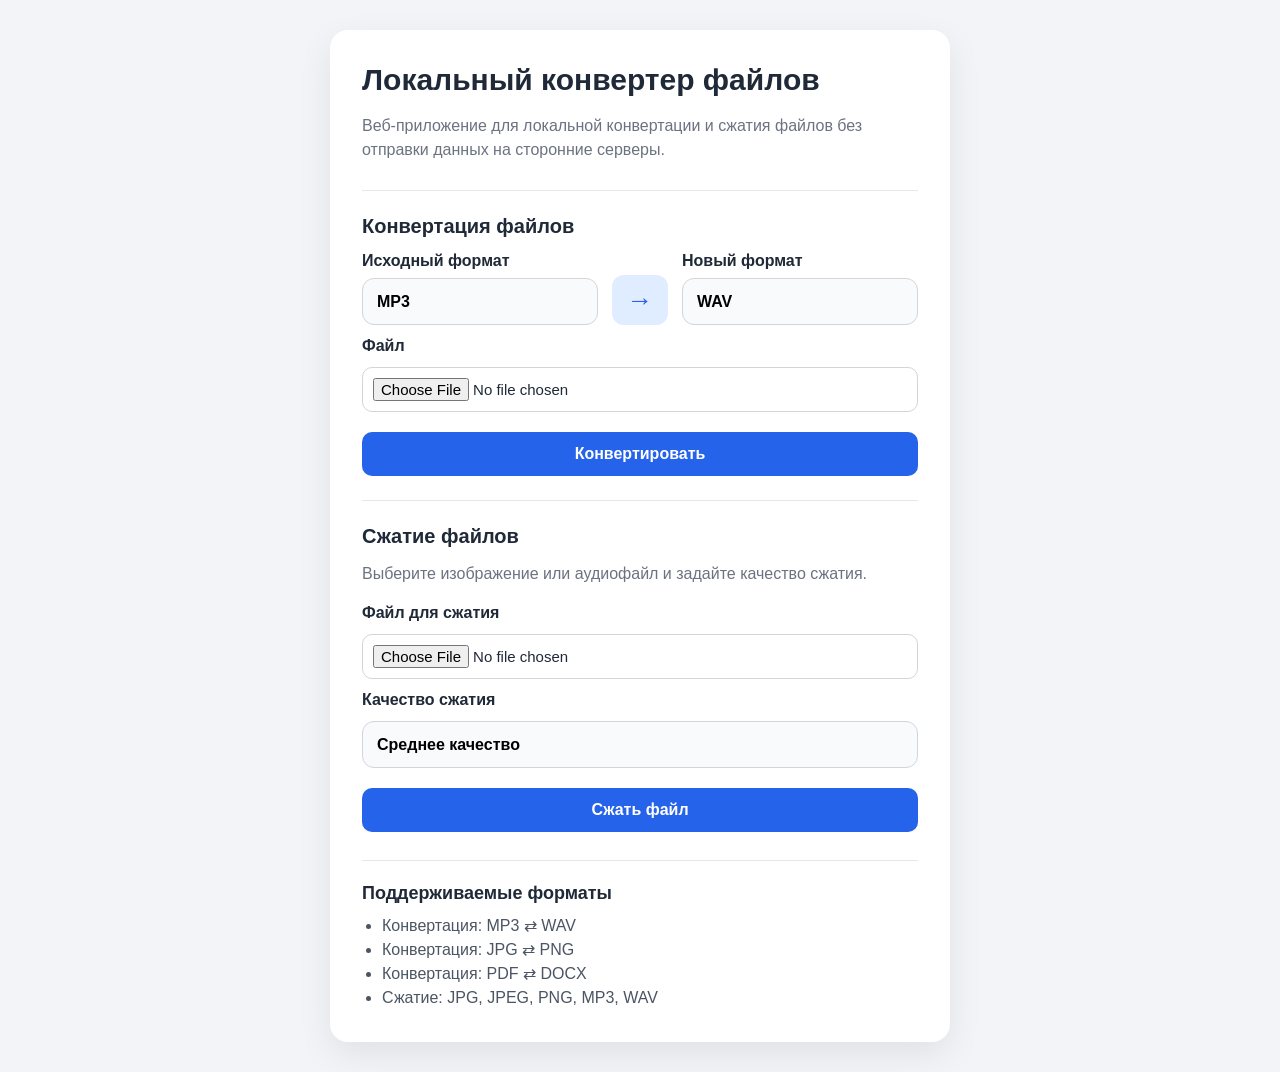
<file: app/templates/index.html>
<!DOCTYPE html>
    <html lang="ru">
    <head>
        <meta charset="UTF-8">
        <title>Локальный конвертер файлов</title>
        <link rel="stylesheet" href="/static/style.css">
    </head>
    <body>
        <main class="page">
            <section class="card">
                <h1>Локальный конвертер файлов</h1>

                <p class="description">
                    Веб-приложение для локальной конвертации и сжатия файлов без отправки данных на сторонние серверы.
                </p>

                <section class="tool-section">
                    <h2>Конвертация файлов</h2>

                    <form action="/convert" method="post" enctype="multipart/form-data" class="form" id="converterForm">
                        <input type="hidden" id="conversion_type" name="conversion_type" value="mp3_to_wav">

                        <div class="format-row">
                            <div class="format-block">
                                <label for="from_format">Исходный формат</label>
                                <select id="from_format" class="format-select">
                                    <option value="mp3">MP3</option>
                                    <option value="wav">WAV</option>
                                    <option value="jpg">JPG</option>
                                    <option value="png">PNG</option>
                                    <option value="pdf">PDF</option>
                                    <option value="docx">DOCX</option>
                                </select>
                            </div>

                            <button type="button" class="arrow-button" id="swapFormats">→</button>

                            <div class="format-block">
                                <label for="to_format">Новый формат</label>
                                <select id="to_format" class="format-select"></select>
                            </div>
                        </div>

                        <label for="file">Файл</label>
                        <input id="file" type="file" name="file" required>

                        <button type="submit">Конвертировать</button>
                    </form>
                </section>

                <section class="tool-section">
                    <h2>Сжатие файлов</h2>

                    <p class="section-description">
                        Выберите изображение или аудиофайл и задайте качество сжатия.
                    </p>

                    <form action="/compress" method="post" enctype="multipart/form-data" class="form">
                        <label for="compress_file">Файл для сжатия</label>
                        <input id="compress_file" type="file" name="file" accept=".jpg,.jpeg,.png,.mp3,.wav" required>

                        <label for="quality">Качество сжатия</label>
                        <select id="quality" name="quality" class="format-select" required>
                            <option value="high">Высокое качество</option>
                            <option value="medium" selected>Среднее качество</option>
                            <option value="low">Максимальное сжатие</option>
                        </select>

                        <button type="submit">Сжать файл</button>
                    </form>
                </section>

                <div class="info">
                    <h2>Поддерживаемые форматы</h2>
                    <ul>
                        <li>Конвертация: MP3 ⇄ WAV</li>
                        <li>Конвертация: JPG ⇄ PNG</li>
                        <li>Конвертация: PDF ⇄ DOCX</li>
                        <li>Сжатие: JPG, JPEG, PNG, MP3, WAV</li>
                    </ul>
                </div>
            </section>
        </main>

        <script>
            const conversionRules = {
                mp3: ["wav"],
                wav: ["mp3"],
                jpg: ["png"],
                png: ["jpg"],
                pdf: ["docx"],
                docx: ["pdf"]
            };

            const conversionNames = {
                mp3: "MP3",
                wav: "WAV",
                jpg: "JPG",
                png: "PNG",
                pdf: "PDF",
                docx: "DOCX"
            };

            const conversionValues = {
                "mp3_wav": "mp3_to_wav",
                "wav_mp3": "wav_to_mp3",
                "jpg_png": "jpg_to_png",
                "png_jpg": "png_to_jpg",
                "pdf_docx": "pdf_to_docx",
                "docx_pdf": "docx_to_pdf"
            };

            const acceptRules = {
                mp3: ".mp3",
                wav: ".wav",
                jpg: ".jpg,.jpeg",
                png: ".png",
                pdf: ".pdf",
                docx: ".docx"
            };

            const fromFormat = document.getElementById("from_format");
            const toFormat = document.getElementById("to_format");
            const conversionType = document.getElementById("conversion_type");
            const fileInput = document.getElementById("file");
            const swapButton = document.getElementById("swapFormats");

            function updateTargetFormats(preferredTarget = null) {
                const selectedFrom = fromFormat.value;
                const availableTargets = conversionRules[selectedFrom];

                toFormat.innerHTML = "";

                availableTargets.forEach(function(format) {
                    const option = document.createElement("option");
                    option.value = format;
                    option.textContent = conversionNames[format];
                    toFormat.appendChild(option);
                });

                if (preferredTarget && availableTargets.includes(preferredTarget)) {
                    toFormat.value = preferredTarget;
                }

                fileInput.value = "";
                fileInput.accept = acceptRules[selectedFrom];

                updateConversionType();
            }

            function updateConversionType() {
                const key = fromFormat.value + "_" + toFormat.value;
                conversionType.value = conversionValues[key];
            }

            fromFormat.addEventListener("change", function() {
                updateTargetFormats();
            });

            toFormat.addEventListener("change", function() {
                updateConversionType();
            });

            swapButton.addEventListener("click", function() {
                const oldFrom = fromFormat.value;
                const oldTo = toFormat.value;

                if (conversionRules[oldTo] && conversionRules[oldTo].includes(oldFrom)) {
                    fromFormat.value = oldTo;
                    updateTargetFormats(oldFrom);
                }
            });

            updateTargetFormats();
        </script>
    </body>
    </html>
</file>
<file: static/style.css>
* {
    box-sizing: border-box;
}

body {
    margin: 0;
    font-family: Arial, sans-serif;
    background: #f2f4f8;
    color: #1f2937;
}

.page {
    min-height: 100vh;
    display: flex;
    justify-content: center;
    align-items: flex-start;
    padding: 30px;
}

.card {
    width: 100%;
    max-width: 620px;
    background: #ffffff;
    padding: 32px;
    border-radius: 18px;
    box-shadow: 0 12px 35px rgba(0, 0, 0, 0.08);
}

h1 {
    margin-top: 0;
    margin-bottom: 12px;
    font-size: 30px;
    line-height: 1.2;
}

h2 {
    margin-top: 0;
    margin-bottom: 14px;
    font-size: 20px;
}

.description {
    color: #6b7280;
    line-height: 1.5;
    margin-bottom: 28px;
}

.section-description {
    color: #6b7280;
    line-height: 1.5;
    margin-top: 0;
    margin-bottom: 18px;
}

.tool-section {
    padding-top: 24px;
    margin-top: 24px;
    border-top: 1px solid #e5e7eb;
}

.form {
    display: flex;
    flex-direction: column;
    gap: 12px;
}

label {
    font-weight: 600;
}

select,
input {
    width: 100%;
    padding: 12px;
    border: 1px solid #d1d5db;
    border-radius: 10px;
    font-size: 15px;
    background: #ffffff;
}

input[type="file"] {
    padding: 10px;
}

button {
    margin-top: 8px;
    padding: 13px 18px;
    border: none;
    border-radius: 10px;
    background: #2563eb;
    color: #ffffff;
    font-size: 16px;
    font-weight: 700;
    cursor: pointer;
}

button:hover {
    background: #1d4ed8;
}

.format-row {
    display: grid;
    grid-template-columns: 1fr auto 1fr;
    align-items: end;
    gap: 14px;
}

.format-block {
    display: flex;
    flex-direction: column;
    gap: 8px;
}

.format-select {
    appearance: none;
    padding: 14px;
    border: 1px solid #d1d5db;
    border-radius: 12px;
    background: #f9fafb;
    font-size: 16px;
    font-weight: 700;
    cursor: pointer;
}

.format-select:hover {
    background: #f3f4f6;
}

.arrow-button {
    width: 56px;
    height: 50px;
    margin: 0;
    padding: 0;
    border: none;
    border-radius: 12px;
    background: #e0ecff;
    color: #2563eb;
    font-size: 26px;
    font-weight: 700;
    cursor: pointer;
    line-height: 1;
}

.arrow-button:hover {
    background: #dbeafe;
}

.info {
    margin-top: 28px;
    padding-top: 22px;
    border-top: 1px solid #e5e7eb;
}

.info h2 {
    font-size: 18px;
    margin-bottom: 10px;
}

.info ul {
    margin: 0;
    padding-left: 20px;
    color: #4b5563;
    line-height: 1.5;
}

.error-page-message {
    margin-bottom: 22px;
    padding: 14px 16px;
    border-radius: 10px;
    background: #fee2e2;
    color: #991b1b;
    font-weight: 600;
    border: 1px solid #fecaca;
    line-height: 1.5;
}

.back-link {
    display: inline-block;
    margin-top: 4px;
    padding: 12px 16px;
    border-radius: 10px;
    background: #2563eb;
    color: #ffffff;
    text-decoration: none;
    font-weight: 700;
}

.back-link:hover {
    background: #1d4ed8;
}

@media (max-width: 620px) {
    .page {
        padding: 20px;
    }

    .card {
        padding: 24px;
    }

    h1 {
        font-size: 26px;
    }

    .format-row {
        grid-template-columns: 1fr;
        align-items: stretch;
    }

    .arrow-button {
        width: 100%;
    }
}
</file>
